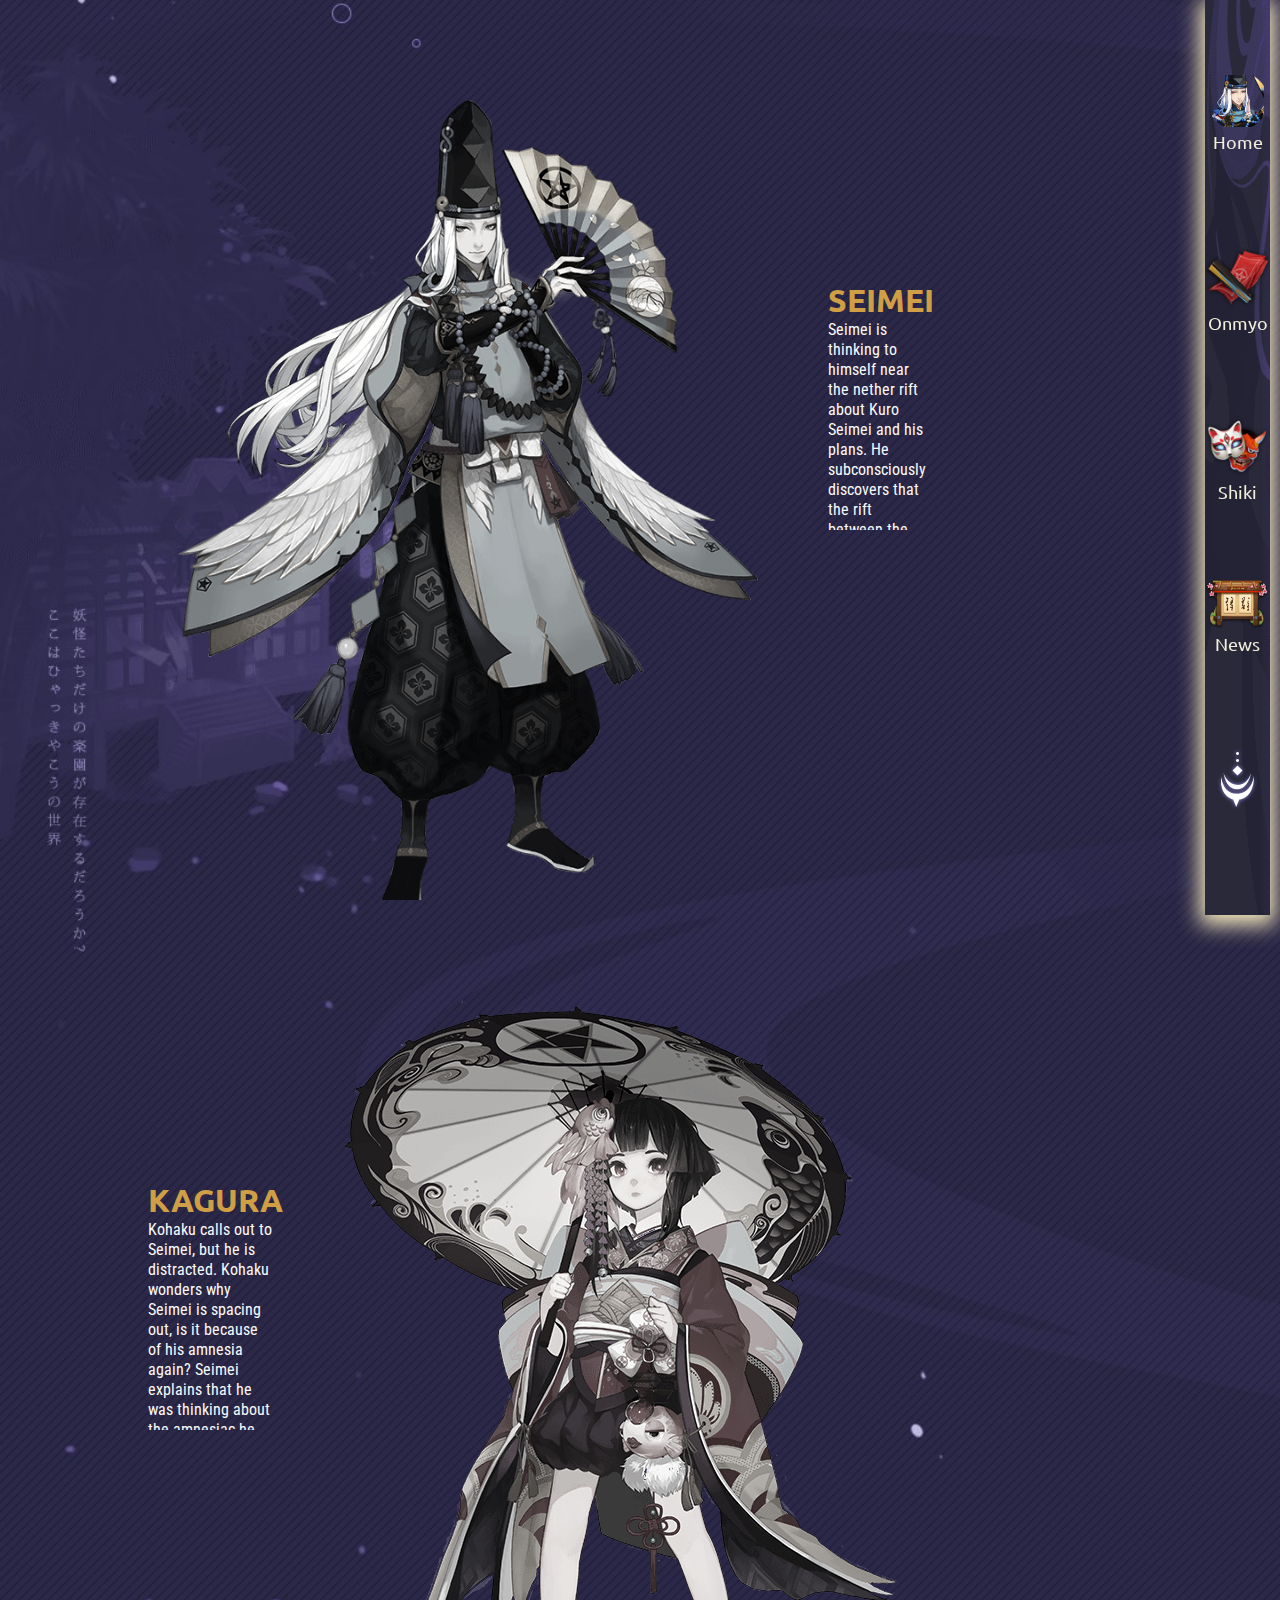
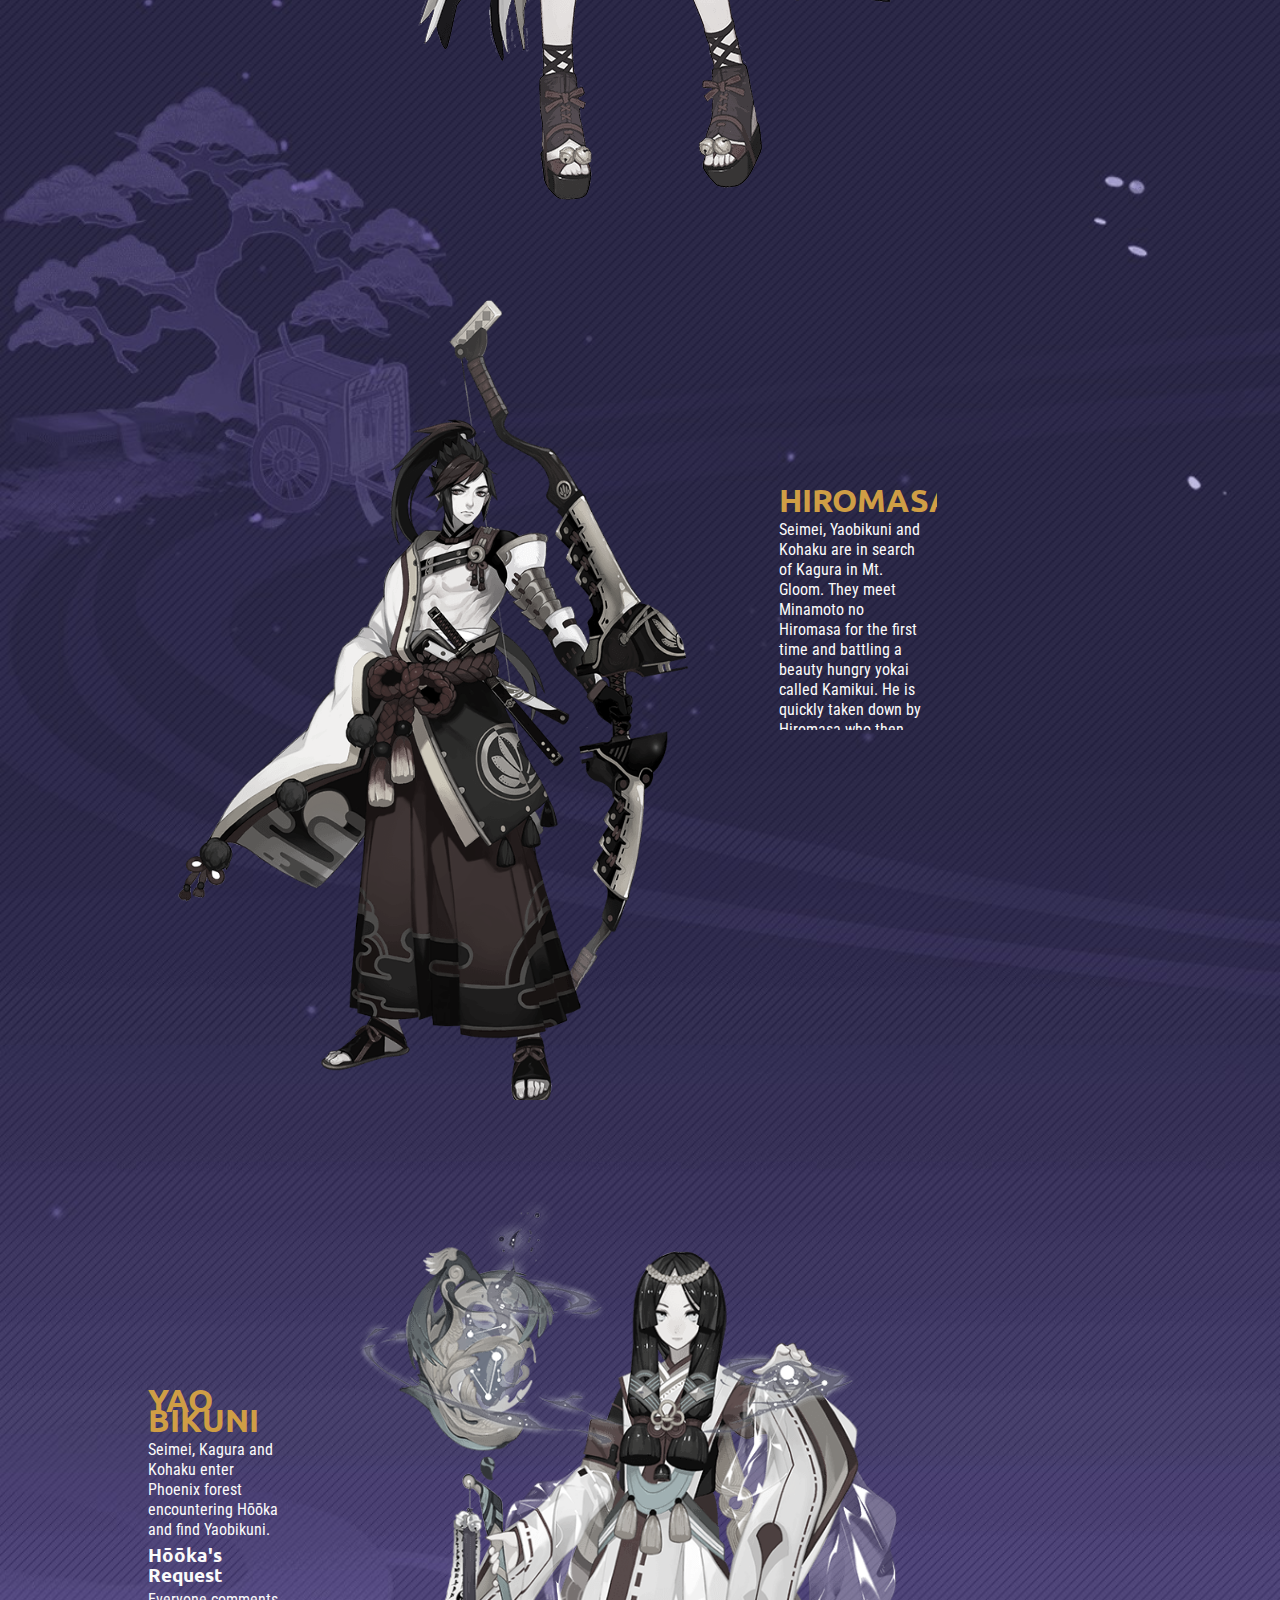
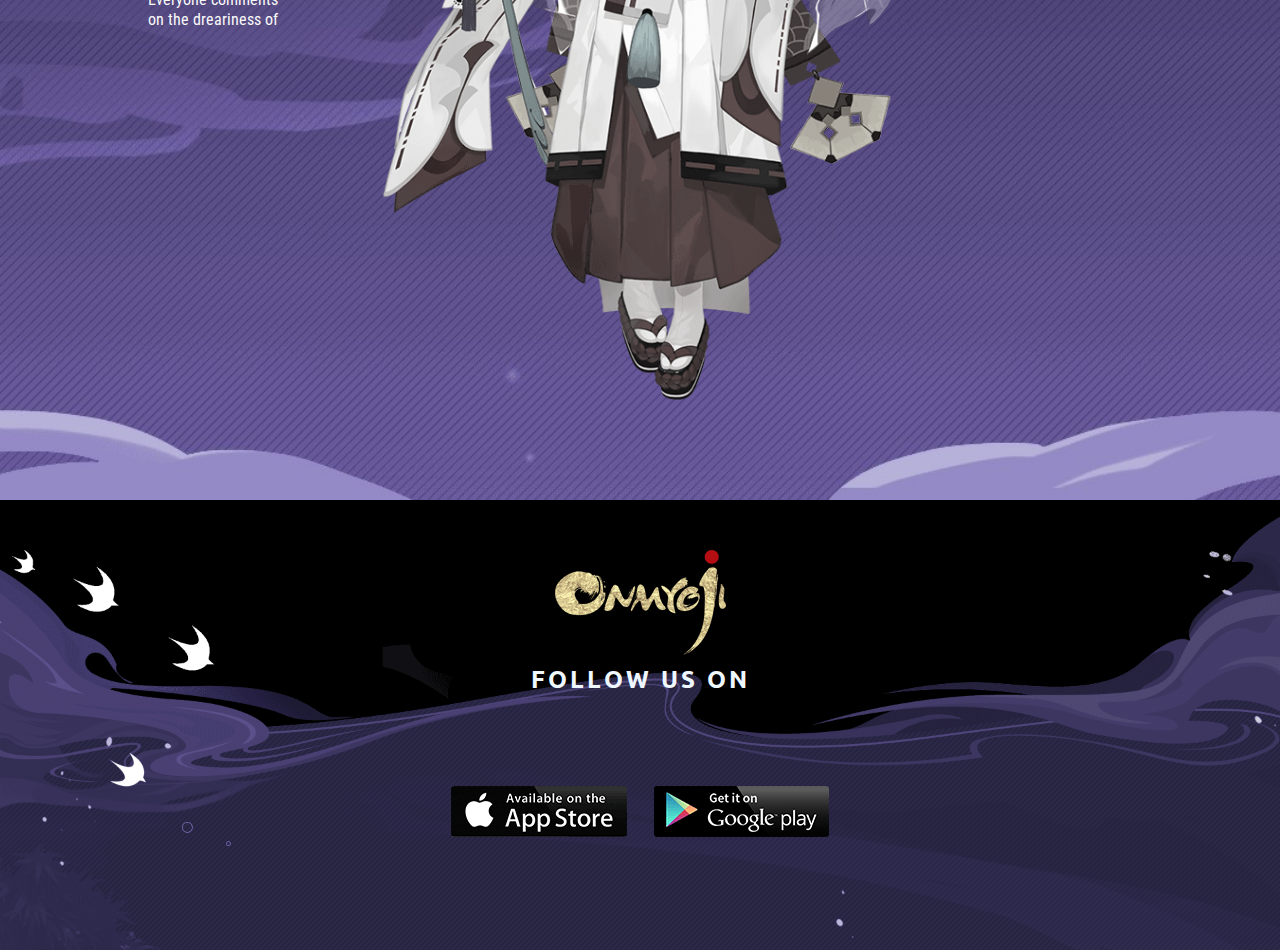
<file: onmyoji.html>
<!doctype html>
<html>
<head>
<meta charset="utf-8">
<title>Untitled Document</title>
	<link rel="stylesheet" href="style/onmy.css">
	<link rel="stylesheet"
    href="https://cdnjs.cloudflare.com/ajax/libs/animate.css/4.1.1/animate.min.css"/>
</head>

<body>
	<nav class="animate__animated animate__slideInDown animate__slower 4s">
		<div class="button home"><a href="index.html"><img src="img/Seimei-Icon.png" >Home</a></div>
		<div class="button onmyo"><a href="#"><img src="img/Onmyouji_Arts.png">Onmyo</a></div>
		<div class="button shiki"><a href="shiki.html"><img src="img/Units.png">Shiki</a></div>
		<div class="button news"><a href="#"><img src="img/Bounty_icon.png">News</a></div>
		<img src="img/c_next_6a71eed.png" class="animate__animated animate__heartBeat animate__repeat-3	3 animate__slow	10s">
	</nav>
	<section class="main">
		<div class="container">
		<div id="sei">
			<img src="img/mode1_ac89cb7.png" class="animate__animated animate__backInLeft animate__slow	2s">
			<div class="content animate__animated animate__backInRight animate__slow	2s">
				<h1>SEIMEI</h1>
				<p>Seimei is thinking to himself near the nether rift about Kuro Seimei and his plans. He subconsciously discovers that the rift between the mortal and spirit world has the power to subvert the order of Heaven and Earth. Only a powerful onmyouji like Abe no Seimei could achieve this. An ominous voice agrees with Seimei to get rid of his “dark side” and Seimei orders his Shikigami to lend him strength.</p>
				<h3>Mt. Gloom</h3>
				<p>Kagura, Hiromasa, Seimei, Kohkau and Yaobikuni arrive at The Balck Tortoise realm after discussing how three of the other realms were taken over by Kuro Seimei. Hiromasa believes Seimei proved himself trustworthy and is just about to reveal his knowledge of Kagura to Seimei when Kagura interrupts them. They don’t finish the conversation and move on. Seimei promises Yaobikuni to make her mortal again. Seimei and Kagura savour their memory on Mt Gloom, the first time they met. Suddenly a strange Kyuumei Neko attacks them. Whilst Seimei is worrying about the rapid spread of the netherforce, Yaobikuni offers to See the location of Dark Seimei. As a result of the over exertion of her powers, she ushers the reluctant Seimei, Kagura and Kohaku to go on with out her before it was too late. After they are out of sight, Yao bikuni reveals that her body is extremely powerful for her liking.</p>
				<h3>Ootengu</h3>
				<p>The group encounter Ootengu who finally reveals his and Kuro Seimei’s intentions by revenging against humans. Ootengu’s overwhelming nether force threatens to take over them but Kagura shields them shocking Hiromasa and Seimei. On top of that Kohaku transforms into the guardian spirit of Mt. Gloom, briefly stunning Ootengu. In his weakened state Seimei attacks. After his defeat, Hiromasa finishes Ootengu off.</p>
				<h3>Dark Seimei</h3>
				<p>As Seimei, Kagura, Kohaku and Hiromasa continue on, Seimei explains that they have arrived at the Netherworld gate; the same place Seimei and Kagura found themselves after their memory losses. Dark Seimei reveals himself taunting them and musing at his own victories. He injures Kagura, Kohaku and Hiromasa and continues to perform the World Upheaval Spell leaving Seimei in despair and helplessness.</p>
				<h3>Merger</h3>
				<p>Seimei wakes up in a dark place and sees his child self listening to his mother who was teaching him about the art of Onmyoudo. She expresses her concerns of his great power. She warns little Seimei to never try to change the natural order of the world. Seimei remembers the day he split him self into two people with the Onmyou Divisive Spell. Seimei discovers that Kuro Seimei grew from his despair and hatred. Upon rejecting Kuro Seimei’s offer, he stabs his hand into Seimei’s heart to devour his power. They are interrupted by Yao Bikuni which deeply angers Dark Seimei.</p>
			</div>
		</div>
		<div id="sak">
			<div class="content">
				<h1>KAGURA</h1>
				<p>Kohaku calls out to Seimei, but he is distracted. Kohaku wonders why Seimei is spacing out, is it because of his amnesia again? Seimei explains that he was thinking about the amnesiac he recently started taking care of, Kagura. Kohaku thinks that she must not be ordinary person and that noone knows what she's thinking. Kagura appears in search of Seimei: a guest has appeared. It is Inugami, here to take revenge on Seimei. They fight before the onmyoji has a chance to make sense of what is going on. Seimei wins.</p>
				<h3>The Whole Story</h3>
				<p>Kohaku inquires after Seimei's condition. Seimei admits that Inugami is quite strong, as his strength was enhanced after becoming influence by an air of resentment. Inugami, to everyone's surprise, rises again to attack Seimei, but is stopped by Kagura. Kohaku is amazed by Kagura's display of sorcery, but Seimei stops her before she kills Inugami. Kagura then collapses, but she assures Seimei that she will soon recover. Kohaku comments on her extreme healing speed, but even Kagura is not sure why. Inugami eventually awakens, and Kagura suggests for him to clarify the situation. Inugami stoically tells them to just kill him, and expresses his regret that he cannot take revenge for "Suzume." Seimei repeats that he is unaware of the situation. Inugami scoffs at this, but recounts his story, accusing Kohaku of eating "Suzume," and Seimei of ordering him to do it. They discuss this, and Kagura has a plan to absolve Kohaku of suspicion, wanting to visit Suzume's site of death. Inugami is still convinced that Seimei is guilty, but Seimei swears as an onmyoji to Shinra Bansho to the contrary. Inugami leads the way as Kagura reveals her plan to "talk" to the deceased.</p>
				<h3>Forest Investigation </h3>
				<p>All arrive at the location of Suzume's death. Seimei plans to search for clues, but Kagura warns him of potential monsters lurking about just as one appears to attack. After the fight, Kagura suggests to search for remnants of Suzume, so Seimei uses his spirit sight and sees a sleeping bakeneko, it is Kyumeineko. Inugami and Kyumeineko trade insults. As they ignore her, the group notices "Suzume's'" feather on the ground, and Kagura begins a ritual to summon him. Meanwhile, Seimei stops using his spirit sight and wonders about the relationship between Suzume and Inugami. Inugami explains that he was once a violent dog, but Suzume taught him about trust. To repay him, Inugami began cultivating and performing good deeds to achieve transcendence. Kagura finishes reibai and Suzume is summoned. They ask him who killed him, but Suzume recounts that it was someone that looks like Kohaku... but meowed. Kyumeineko confesses to eating Suzume, and plans to eat everyone to destroy the evidence. A fight ensues.</p>
				<h3>Drawing to a Close</h3>
				<p>Kyumeineko is defeated. Inugami and Suzume trade words and prepare to part. Seimei has a solution by turning Suzume into Inugami's guardian spirit. Inugami is overcome by joy. Kohaku is also absolved of guilt. To thank Seimei, Inugami offers to be Seimei's shikigami. On the way back, Inugami mentions that he believe Kohaku had eaten Suzume since someone told him. Later, Kyumeineko revives, declaring that for a cat with nine lives, losing one is no issue, but she will get her revenge on Seimei, as she is watched from the shadows. The unknown figure comments on her uselessness and proceeds to the next step of the plan...</p>
			</div>
			<img src="img/mode2_8951c19.png" >
		</div>
		<div id="hid">
			<img src="img/mode3_9d4d759.png" >
			<div class="content">
				<h1>HIROMASA</h1>
				<p>Seimei, Yaobikuni and Kohaku are in search of Kagura in Mt. Gloom. They meet Minamoto no Hiromasa for the first time and battling a beauty hungry yokai called Kamikui. He is quickly taken down by Hiromasa who then notices Seimei and immediately wants to challenge him. Kamigui escapes. At the end of the battle, he is surprised that Kagura doesnt recognise him and leaves. The group goes on to persuit Kamikui to prevent him from eating more souls and encounter the yokai Chouchin Obake who apparently was in league with Kamikui. The defeated yokai tells Seimei that he went deeper into the mountains. Kamikui is dissapointed that he was defeated and agrees to Seimei (whom he calls beautiful) to never harm anymore souls and returns to the Inkai world.</p>
				<h3>The Battle on Black Night Mountain</h3>
				<p>The company arrive at the Black Night Mountain, but Kohaku questions if they can really find Kagura this way. Yaobikuni is unable to determine Kagura's exact location, and as she rests, Seimei describes his past encounter with Kagura there. Suddenly they hear a sound, and discover a scene of battle. A young man is challenging Kamikui, but falls into a trap, only to escape it to defeat the surprised Kamikui. This man turns out to be Hiromasa. Seimei greets him, only to mysteriously enter conflict against him while Kamikui sees the chance to run away. After learning of Seimei's identity, Hiromasa becomes even more resolute to spar against Seimei, but the return of Kagura prevents that. Hiromasa is surprised that Kagura has the name she has. Kagura explains her whereabouts, and attributes to her being able to escape to Hiromasa's interference. Hiromasa doesn't think much of the act, but has now lost the mood to battle Seimei. Kohaku notes that Hiromasa is staring at Kagura a lot, but neither seem to have met each other before... Hiromasa leaves and the group returns to the task of subduing Kamikui.</p>
				<h3>Chasing Kamigui</h3>
				<p>The company find Kamikui's hideout, and receive information from the Soul of a dead woman: Kamikui is familiar with a certain lantern. They then find Chouchin Obake, who quickly loses composure and attacks them. Chouchin Obake however gets defeated, and is coerced to tell them that Kamikui has gone deeper into the mountains. They arrive to find that Kamikui has eaten other youkai to get stronger. The company dispute the ethics of this, and fight again Kamikui once more.</p>
				<h3>Another Tear </h3>
				<p>Kamikui loses and rages incredulousness at this turn of events. However, it is revealed that he isn't as strong as he's supposed to because he ate demons and not humans. Since the matter is resolved and Kamikui promised to not eat humans, Seimei doesn't push any matter further, only remarking that Kamikui should stop eating demons. Kamikui agrees and returns to the Inkai, and the company prepare to return. However, they meet Shiromujou and Kuromujou, they bring with them news that the place where Kamikui was able to enter the Yang world wasn't the only place with a tear from the Inkai. The onitsuka duly sealed them, but felt that something was still off and warned the onmyouji to not approach in the meantime. With this, they say their goodbyes and depart.</p>
			</div>
		</div>
		<div id="yao">
			<div class="content">
				<h1>YAO BIKUNI</h1>
				<p>Seimei, Kagura and Kohaku enter Phoenix forest encountering Hōōka and find Yaobikuni.</p>
				<h3>Hōōka's Request </h3>
				<p>Everyone comments on the dreariness of the place. A hermit asks about their business in the forest, and Seimei asks him if there were any strange occurrences. The hermit mentions that someone recently moved into the deep forest, where people typically do not trespass. Uponing mentioning the diviner, the hermit also mentions that there is a shrine for the phoenix as well. Oddly, he saw the same young woman decades ago. The companions are in disbelief and search elsewhere. Seimei activates his spirit sight and is confronted by a yokai. Kohaku happens on a phoenix down, when Hōōka appears and challenges them. Hōōka acknowledges their strength and requests them to make the person at the shrine leave the forest, as she is unable to. Puzzled by her request, they nonetheless continue on, except Seimei now has to go alone.</p>
				<h3>Yaobikuni </h3>
				<p>Seimei notes the thickening air of yin and commands the unknown figure to reveal themselves. The unknown figure greets him as the "destined person." As it turns out, Yaobikuni has been cursed and wants to die. Seimei refuses, but Yaobikuni expects this, and tells him about the shrine. The spell cast over the shrine was broken midway, causing the air of yin to accumulate. At this point, Kagura and Kohaku finally find the two. And after understanding the situation, they investigate the spell. Yaobikuni is capable of removing it, but in return she requests Seimei to kill her. Seimei hesitates, and sees an evil spirit with his spirit sight. Hōōka reappears, and emphasizes the need for Yaobikuni to leave.</p>
				<h3>Leaving the Phoenix Forest</h3>
				<p>Yaobikuni proceeds to destroy the spell, much to Seimei's alarm, but she doesn't die, as she is immortal. Her prophetic dream informs her that Seimei is the only one able to kill her, but Seimei has no idea. Therefore, she moves into Seimei's house in wait for her death despite Kagura's apprehension. Hoo no Hi notes that something else is sleeping in Yaobikuni's icy Soul, while promising to meet Seimei once more.</p>
			</div>
			<img src="img/mode4_e370132.png">
	</div>
	</div>
	</section>
	<footer>
		<img src="../img/logo_921c769.png">
		<h2>FOLLOW US ON</h2>
		<ul>
			<li><a href="https://www.facebook.com/Onmyojigame/" target="_blank"><i class="fab fa-facebook-square"></i></a></li>
			<li><a href="https://www.youtube.com/channel/UCgHDGNxYhvXb_LlVd6RVRmQ" target="_blank"><i class="fab fa-youtube-square"></i></a></li>
			<li><a href="https://twitter.com/Onmyojigame" target="_blank"><i class="fab fa-twitter-square"></i></a></li>
			<li><a href="https://discord.com/invite/gB4VRHq" target="_blank"><i class="fab fa-discord"></i></a></li>
		</ul>
		<div class="linkdow">
			<a href="https://apps.apple.com/ca/app/onmyoji/id1257031979" target="_blank"><img src="img/btn_ios_74e2673.png"></a>
			<a href="https://play.google.com/store/apps/details?id=com.netease.onmyoji.gb&referrer=af_tranid%3DGvczsir6tfpk_YehX4r5uQ%26pid%3Dofficialsite%26c%3Dmobile%26af_web_id%3Dd09d6f11-dd57-4d4b-9668-2614f9a6993f-p" target="_blank"><img src="img/btn_google_4342be8.png"></a>
		</div>
	</footer>
</body>
</html>
</file>
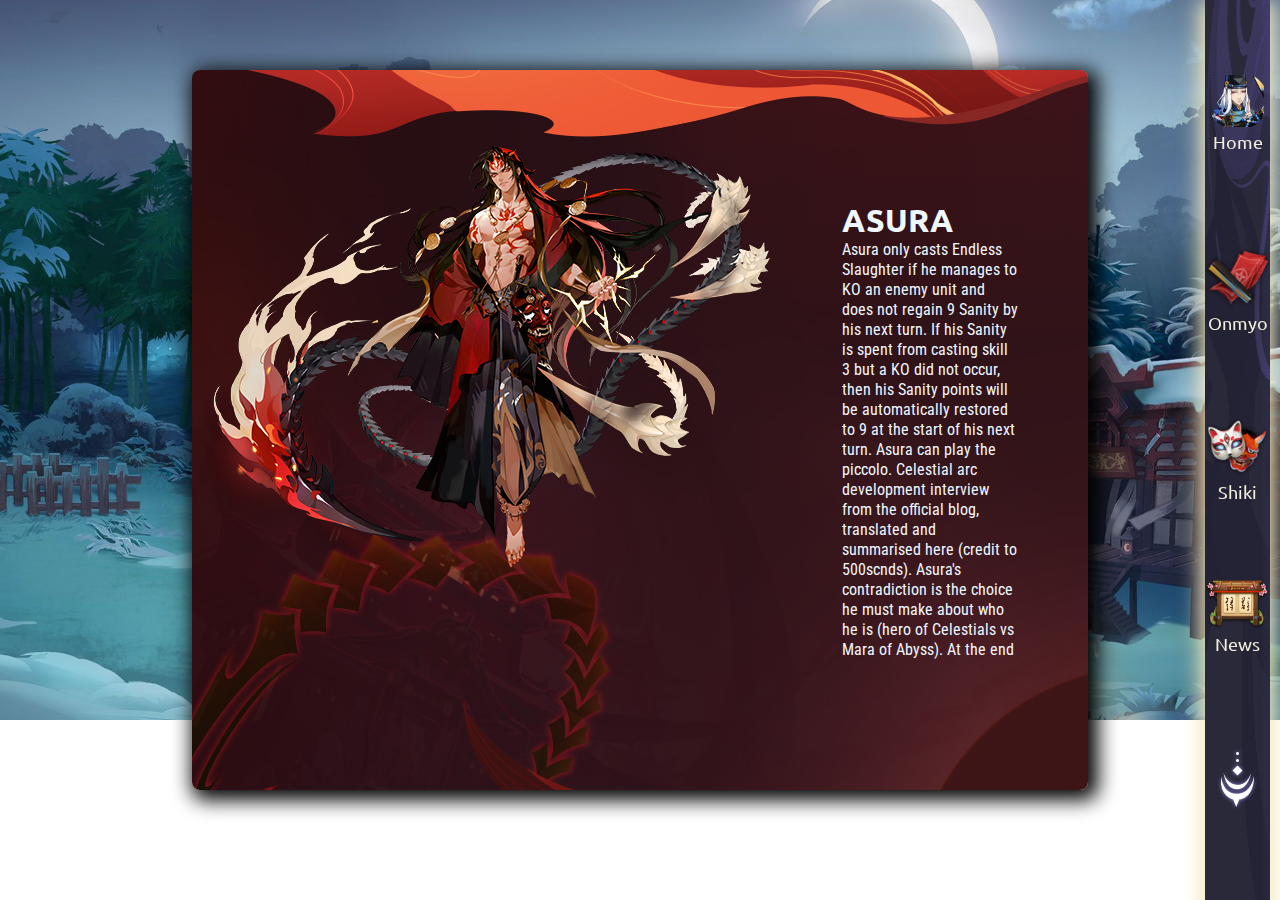
<file: shiki.html>
<!doctype html>
<html>
<head>
<meta charset="utf-8">
<title>Shikigami</title>
	<link rel="stylesheet" href="style/shiki.css">
	  <link
    rel="stylesheet"
    href="https://cdnjs.cloudflare.com/ajax/libs/animate.css/4.1.1/animate.min.css"
  />
</head>

<body>
	<nav class="animate__animated animate__slideInDown animate__slower 4s">
		<div class="button home"><a href="index.html"><img src="img/Seimei-Icon.png" >Home</a></div>
		<div class="button onmyo"><a href="onmyoji.html"><img src="img/Onmyouji_Arts.png">Onmyo</a></div>
		<div class="button shiki"><a href="shiki.html"><img src="img/Units.png">Shiki</a></div>
		<div class="button news"><a href="#"><img src="img/Bounty_icon.png">News</a></div>
		<img src="img/c_next_6a71eed.png" class="animate__animated animate__heartBeat animate__repeat-3	3 animate__slow	10s">
	</nav>
	<div class="outside">
 		<div class="wrapper">
    		<div class="slide asura animate__animated animate__zoomIn animate__slow	3s">
				<div class="container a">
					<div class="avatar">
						<img src="img/asura.png" class="animate__animated animate__pulse animate__infinite	infinite animate__slower	3s" >
					</div>
					<div class="content">
						<h1>ASURA</h1>
						<p>Asura only casts Endless Slaughter if he manages to KO an enemy unit and does not regain 9 Sanity by his next turn. If his Sanity is spent from casting skill 3 but a KO did not occur, then his Sanity points will be automatically restored to 9 at the start of his next turn.
Asura can play the piccolo.
Celestial arc development interview from the official blog, translated and summarised here (credit to 500scnds).

Asura's contradiction is the choice he must make about who he is (hero of Celestials vs Mara of Abyss). At the end of the story, Asura crushed his Celestial Locus, became complete after stating "because I am only Asura".
Asura was partly inspired by a historical king.
Originally Asura had black armor in the story, so the Taishakuten would refer to him as a warrior in black. But later, while designing the art, got rid of armor to make him look more exotic, and settled for clothes that complemented darker skin tones instead.
Asura's appearance is savage externally, but on the inside he is forthcoming and brave, values friendship, yearns for warmth, is open to his friends, and wants to protect his family. However, his brutal powers will kill all his loved ones. He was born as the Mara in the darkness, but still desired the light, and so filled dual roles of hero and villain.
Efforts were made to show his strength in battle, how he had an aura of fierceness and valiance. Elements selected were inspired by the "six-armed" asuras in mythology, which was represented by the six tentacles of his Spiritual Entity. Also borrowed from how asuras were considered gods of war and destruction.
Asura possesses unparalleled power, but what he values most are ordinary and simple emotions. He was always looking for someone who can fill his heart, so this contrast informed his core self.
Asura's tentacles can shift into various forms, so he often changes them into various weapons to accommodate different situations.
Asura's third eye can see through all illusions and falsehoods, an invincible buff but with limits. This will play an important role in later plot.
Taishakuten and Asura's relationship is described as "intimate friendship"; the missing parts of the two are precisely the strengths of each other, they reflect and complement one another.</p>
					</div>
				</div>
			</div>
    		<div class="slide orochi">
				<div class="container o">
					<div class="avatar">
						<img src="img/325skin1.png" class="animate__animated animate__pulse animate__infinite	infinite animate__slower	3s" >
					</div>
					<div class="content">
						<h1>OROCHI</h1>
						<p>He's a powerful evil god from Takamagahara who was once sealed in the rift between two worlds. The downfall of humans is no different to the falling of cherry blossoms in his eyes. He learned to cheat and lie to humans, and made a deal with the onmyoji of Heian-kyo.
							<br>
							Orochi has both PvP and PvE use so definitely worth building.
He’s easier to use in PvE since soul requirement is much lower. He can run through a few secret zones with relative ease.

In PvP, he’s more for fast teams to do a few attack waves right off the bat. For slower teams to use him, he’ll need some Effect RES to counter controlling shikigamis.

Overall, he is definitely a powerful unit worthy of your Black Darumas. Afterall, he is the arch enemy and the first unit with an SS in stats.
							<br>
							Kamaitachi, SP Shuten, Kaguya, Takiyashahime, Orochi, with Kagura
This is a pretty standard team that uses Orochi’s Unholy Force to pull Takiyashahime after she attacks the first time. The Kagura pulls again. Takiyashahime can attack 3 times in the first wave if there is enough orb. There are quite a few counters to this team but this set up ranks up in Duel quite fast if Kamaitachi is fast enough. Doesn’t work well in higher tier Duels so use with caution.
						</p>
					</div>
				</div>
			</div>
    		<div class="slide Taishakuten">
				<div class="container t">
					<div class="avatar">
						<img src="img/363skin1.png" class="animate__animated animate__pulse animate__infinite	infinite animate__slower	3s" >
					</div>
					<div class="content">
						<h1>TAISHAKUTEN</h1>
						<p>Celestial arc development interview from the official blog, translated and summarised here (credit to 500scnds).

Taishakuten's core setting took "opposing dualities" to the extreme: compassion in early story vs cruel mania as king; purity of appearance vs brutal actions; becoming the good of the world bearing the evil of the world; main design element consisting of white lotuses for character that is full of sin, etc.
Design notes: the unstained lotus growing from mud, reincarnation, the six paths of Samsara. Taishakuten appeared compassionate, but acted as a cruel ruler - emphasis on duality. The more insane his ideals and methods, the greater the need for purity and grace in his appearance. He bore so much sin, yet retained his purity of spirit.
Taishakuten's lotuses early on had the abilities of purification, defense and mind reading. Later, they can create illusions, psychological control, and have offensive capabilities.
As a young child Taishakuten sealed the true power of his Spiritual Entity until it was awakened by meeting Asura, and subsequent life-or-death situations.
The eyes on Taishakuten's body are related to his Spiritual Entity, they are used to perceive others' thoughts and synthesize sense.
Taishakuten is described as both "sincere and insane", however his heart had never changed throughout time.
Taishakuten and Asura's relationship is described as "intimate friendship"; the missing parts of the two are precisely the strengths of each other, they reflect and complement one another.
						</p>
					</div>
				</div>
			</div>
    		<div class="slide suzuka">
				<div class="container s">
					<div class="avatar">
						<img src="img/suzuka.png" class="animate__animated animate__pulse animate__infinite	infinite animate__slower	3s" >
					</div>
					<div class="content">
						<h1>SUZUKA</h1>
						<p>Under the lead of Suzuka Gozen, the enormous Demonship crashes into the feast of Great Spirits. As the wind blows towards the feast, the mermaid heir of the ancient legend emerges, signaling a new threat is soon to come.

She's been wandering the sea for years, seeking the power to unite the sea monsters. From the humans, weak though they may be, she understood the meaning of family bonds. After experiencing the pain of losing her family, she decided to venture far out to sea to achieve her goal. Once the ruler of the seas, Suzuka Gozen has established a home called Mt. Suzuka with Otakemaru and other sea monsters.
							<br>
							Weapon	Daitouren (Nether Bow), Shoutouren (Shadowchaser)
							<br>
							Strength: Brave and stoic, doesn't fear danger, values family, takes responsibility for actions, open-minded.
							<br>
							Weakness: Careless, doesn't have a good memory, insensitive, can't easily notice people's feelings
							<br>
							Hobbies and interests	Skipping stones, shipbuilding, building houses, collecting treasure
							<br>
							Special Abilities	Can hit anything within a hundred paces, can beat every sea yokai in arm wrestling
						</p>
					</div>
				</div>
			</div>
  		</div>
	</div>
</body>
</html>
</file>
<file: style/onmy.css>
@import url('https://fonts.googleapis.com/css2?family=Roboto+Condensed:ital,wght@0,300;0,400;1,300&family=Ubuntu&display=swap');
p {font-family: 'Roboto Condensed', sans-serif;}
h1,h2,h3,h4,h5,h6{
	font-family: 'Ubuntu', sans-serif;
}
*{
	margin: 0;
	padding: 0;
}
nav{
	height: 85vh;
	width: 65px;
	background-image: url("../img/nav_bg_9421b99.png");
	position: fixed; 
	right: 10px;
	z-index: 100000;
	justify-content: center;
	text-align: center;
	box-shadow: 0 5px 20px 5px #F6EABE;
	padding: 75px 0;
}
nav .home img{
	width: 80%;
}

.button img{
	width: 100%;
}
.button a{
	text-decoration: none;
	font-size: 18px;
	color: #F2EEDC;
	font-family: 'Ubuntu', sans-serif;
}
.button img:hover{
	width: 120%;
}
.button{
	height: 22%
}
.main{
	background: url("../img/bg_de14de8 (1).jpg");
	background-size: cover;
	background-repeat: no-repeat;
	padding: 50px 0;
}
.container{
	width: 80%;
	margin: 0 auto;
}
#sei {
	width: 80%;
	display: flex;
	height: 100vh;
	overflow: hidden;
}
#sak {
	width: 80%;
	display: flex;
	height: 100vh;
	overflow: hidden;
}
#hid {
	width: 80%;
	display: flex;
	height: 100vh;
	overflow: hidden;
}
#yao {
	width: 80%;
	display: flex;
	height: 100vh;
	overflow: hidden;
}
.main img{
	padding: 50px 50px;
	filter: grayscale(90%);
	transition: 1s
}
.main img:hover{
	filter: grayscale(0%)
}
.content{
	height: 250px;
	padding: 30px 10px 0;
	margin: 200px 10px 0;
	overflow: scroll;
	color: #FAFAFA;
	line-height: 20px
}
.main h3{
	margin: 5px 0
}
.main h1{
	margin: 10px 0;
	font-size: 32px;
	color: #CF9E45
}
::-webkit-scrollbar {
  display:none;
}
footer{
	height: 450px;
	background: black;
	background-image: url("../img/bg_de14de8.png");
	background-size: cover;
	justify-content: center;
	text-align: center;
	color: aliceblue;
	font-family: 'Ubuntu', sans-serif;
	letter-spacing: 3px;
}
footer img{
	margin: 0 auto;
	padding: 50px 0 5px;
	
}
footer ul{
	list-style: none
}
footer ul li{
	display: inline;
}
footer a{
	text-decoration: none;
	color: aliceblue;
	font-size: 30px;
	margin: 25px 10px;
}
.linkdow{
	padding: 25px 10px 25;
}
footer h2{
	margin-bottom: 5px
}
footer a:hover{
	color: #FFC633;
}
</file>
<file: style/shiki.css>
@import url('https://fonts.googleapis.com/css2?family=Roboto+Condensed:ital,wght@0,300;0,400;1,300&family=Ubuntu&display=swap');
p {font-family: 'Roboto Condensed', sans-serif;}
h1,h2,h3,h4,h5,h6{
	font-family: 'Ubuntu', sans-serif;
}
*{
	margin: 0;
	padding: 0;
}
nav{
	height: 85vh;
	width: 65px;
	background-image: url("../img/nav_bg_9421b99.png");
	position: fixed; 
	right: 10px;
	z-index: 100000;
	justify-content: center;
	text-align: center;
	box-shadow: 0 5px 20px 5px #F6EABE;
	padding: 75px 0;
}
nav .home img{
	width: 80%;
}

.button img{
	width: 100%;
}
.button a{
	text-decoration: none;
	font-size: 18px;
	color: #F2EEDC;
	font-family: 'Ubuntu', sans-serif;
}
.button img:hover{
	width: 120%;
}
.button{
	height: 22%
}
/*---------------body*/
.slide {
  width: 100vw;
  height: 100vh;
}
body{
	background-image: url("../img/1daa4d609e8cd1fa378754306ad96da3.jpg");
	background-size: cover;
	background-repeat: no-repeat;
}
.wrapper {
  display: flex;
  flex-direction: row;
  width: 400vw;
	
}
.container{
	height: 80%;
	width: 70%;
	margin: 70px auto;
	display: flex;
	border-radius: 8px;
	box-shadow: 5px 5px 20px 5px black;
}
.a{
	background-image: url("../img/bg2_f7dd6c1.jpg");
	background-size: auto;
}
.o{
	background-image: url("../img/thumb-1920-978471.jpg");
	background-size: cover;
}
.t{
	background-image: url("../img/bg2_021ccee.jpg");
	background-size: cover;
}
.s{
	background-image: url("../img/nciRd0h.jpg");
	background-size: cover;
}
h1{
	margin-bottom: 10px;
}
.content{
	width: 50%;
	height: 60%;
	overflow: scroll;
	margin: 120px 50px;
	color: aliceblue;
	padding: 20px;
	line-height: 20px
}
.wrapper {
  transform: rotate(90deg) translateY(-100vh);
  transform-origin: top left;
}
.outside {
  width: 100vh;
  height: 100vw;
  transform: rotate(-90deg) translateX(-100vh);
  transform-origin: top left;
  overflow-y: scroll;
  overflow-x: hidden;
  position: absolute;
}
.outside {
  scrollbar-width: none;
  -ms-overflow-style: none;
}
::-webkit-scrollbar {
  display:none;
}
</file>
